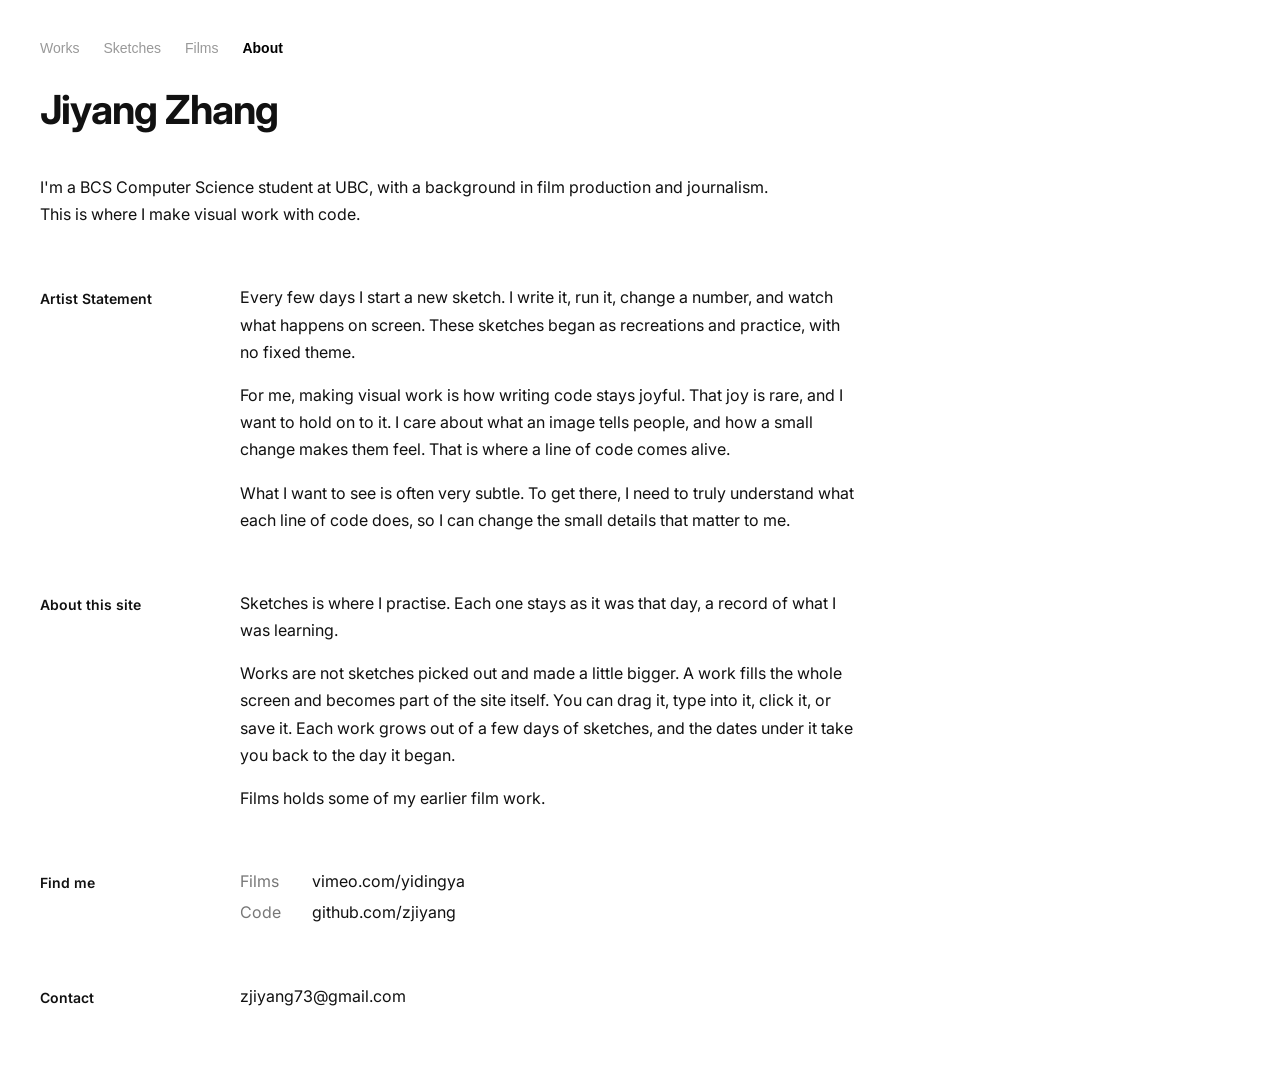
<file: docs/about/index.html>
<!DOCTYPE html>
<html lang="en">
<head>
  <meta charset="utf-8">
  <meta name="viewport" content="width=device-width, initial-scale=1">
  <title>About · Jiyang Zhang</title>
  <link rel="stylesheet" href="../css/base.css">
  <link rel="stylesheet" href="../css/nav.css">
  <link rel="stylesheet" href="../css/about.css">
</head>
<body>
  <nav class="site-nav">
    <a href="../">Works</a>
    <a href="../sketches/">Sketches</a>
    <a href="../films/">Films</a>
    <a href="./" aria-current="page">About</a>
  </nav>

  <main class="about">
    <h1>Jiyang Zhang</h1>

    <p class="intro">I'm a BCS Computer Science student at UBC, with a background in film production and journalism.<br> This is where I make visual work with code.</p>

    <h2>Artist Statement</h2>

    <p>Every few days I start a new sketch. I write it, run it, change a number, and watch what happens on screen. These sketches began as recreations and practice, with no fixed theme.</p>

    <p>For me, making visual work is how writing code stays joyful. That joy is rare, and I want to hold on to it. I care about what an image tells people, and how a small change makes them feel. That is where a line of code comes alive.</p>

    <p>What I want to see is often very subtle. To get there, I need to truly understand what each line of code does, so I can change the small details that matter to me.</p>

    <h2>About this site</h2>

    <p>Sketches is where I practise. Each one stays as it was that day, a record of what I was learning.</p>

    <p>Works are not sketches picked out and made a little bigger. A work fills the whole screen and becomes part of the site itself. You can drag it, type into it, click it, or save it. Each work grows out of a few days of sketches, and the dates under it take you back to the day it began.</p>

    <p>Films holds some of my earlier film work.</p>

    <h2>Find me</h2>

    <p class="find-me"><span class="find-label">Films</span><a href="https://vimeo.com/yidingya">vimeo.com/yidingya</a></p>
    <p class="find-me"><span class="find-label">Code</span><a href="https://github.com/zjiyang">github.com/zjiyang</a></p>

    <h2>Contact</h2>

    <p><a href="mailto:zjiyang73@gmail.com">zjiyang73@gmail.com</a></p>
  </main>
</body>
</html>
</file>
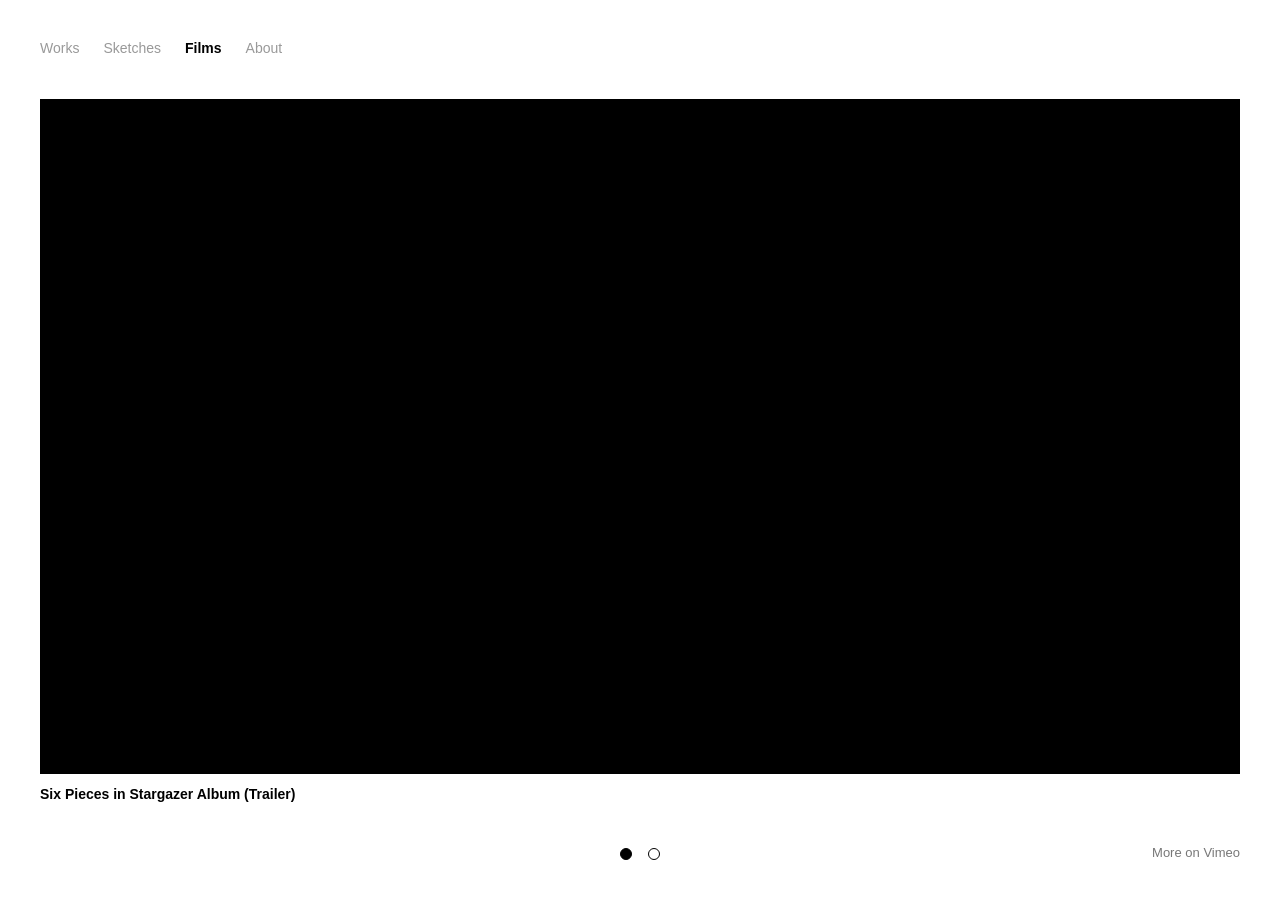
<file: docs/films/index.html>
<!DOCTYPE html>
<html lang="en">
<head>
  <meta charset="utf-8">
  <meta name="viewport" content="width=device-width, initial-scale=1">
  <title>Films · Jiyang Zhang</title>
  <link rel="stylesheet" href="../css/base.css">
  <link rel="stylesheet" href="../css/nav.css">
  <link rel="stylesheet" href="../css/films.css">
</head>
<body class="films-page">
  <nav class="site-nav">
    <a href="../">Works</a>
    <a href="../sketches/">Sketches</a>
    <a href="./" aria-current="page">Films</a>
    <a href="../about/">About</a>
  </nav>

  <main class="films">
    <!-- One film at a time, in the middle of the screen. js/films.js fills it in. -->
    <figure class="film">
      <div class="film-video">
        <iframe id="film-player"
                allow="autoplay; fullscreen; picture-in-picture; clipboard-write; encrypted-media; web-share"
                referrerpolicy="strict-origin-when-cross-origin"></iframe>
      </div>
      <figcaption id="film-title"></figcaption>
    </figure>
  </main>

  <!-- One dot per film; js/films.js makes the buttons -->
  <div class="film-dots" id="film-dots" role="group" aria-label="Choose a film"></div>

  <p class="more">More on <a href="https://vimeo.com/yidingya">Vimeo</a></p>

  <script type="module" src="../js/films.js"></script>
</body>
</html>
</file>
<file: docs/css/base.css>
/* base.css
   Base styles shared by every page: remove the browser's default margin
   and set the font for the whole site. Every page links this file first. */

/* Inter, from Google Fonts: 400 regular, 500 medium, 600 semibold, 700 bold.
   Only the About text uses it (see about.css); the rest of the site uses the browser's sans-serif.
   @import must be the first rule in the file. */
@import url('https://fonts.googleapis.com/css2?family=Inter:wght@400;500;600;700&display=swap');

body {
  margin: 0;
  padding: 40px;
  font-family: sans-serif;            /* the browser's sans-serif (Helvetica on a Mac) */
}

/* Buttons and input boxes don't take the page's font by default (an old browser rule);
   make them use the same font as everything else */
button,
input {
  font: inherit;
}

/* Links everywhere: the same color as the text around them, no underline */
a {
  color: inherit;
  text-decoration: none;
}
</file>
<file: docs/css/nav.css>
/* nav.css
   Styles for the top navigation (Works / Sketches / Films / About).
   Shared by every page. */

.site-nav {
  display: flex;
  gap: 24px;
  margin-bottom: 32px;
  font-size: 14px;
}

.site-nav a {
  color: #999;
  text-decoration: none;
}

.site-nav a:hover {
  color: black;
}

/* the link of the page you are on (aria-current="page") */
.site-nav a[aria-current] {
  color: black;
  font-weight: 600;
}
</file>
<file: docs/css/about.css>
/* about.css
   Styles for the About page, in a minimal Swiss style:
   - one sans-serif font, hierarchy from size, weight and space only
   - a two-column grid: section titles on the left, text on the right
   - text left-aligned, never centered */

/* ---------- Type scale ----------
   Each size is about 1.25 times the one below it:
   13px (small) → 16px (body) → 20px (h2) → 40px (h1, a big jump on purpose) */

.about {
  font-family: 'Inter', sans-serif;   /* the About text uses Inter; the nav keeps the site font */
  display: grid;
  grid-template-columns: 160px minmax(0, 62ch);   /* left: titles, right: text */
  column-gap: 40px;
  color: #111;                 /* near-black: softer than pure black on white */
  font-size: 16px;
  line-height: 1.7;            /* body text: about 1.5 to 1.7 times the font size */
}

/* ---------- Name: the one big title ---------- */

.about h1 {
  grid-column: 1 / -1;         /* spans both columns */
  margin: 0 0 12px;            /* the introduction sits right under the name */
  font-size: 40px;
  font-weight: 700;
  line-height: 1.1;            /* big titles: tight line height */
  letter-spacing: -0.02em;     /* big titles: slightly tighter letters */
}

/* ---------- The one-line introduction, right under the name, across both columns ---------- */

.about .intro {
  grid-column: 1 / -1;
  margin: 30px 0 56px;            /* close to the name above, big space before the next section */
}

/* ---------- Section titles sit in the left column ---------- */

.about h2 {
  grid-column: 1;
  margin: 0;
  padding-top: 3px;            /* line up with the first line of text on the right */
  font-size: 14px;
  font-weight: 600;
  line-height: 1.7;
}

/* ---------- Text sits in the right column ---------- */

.about p {
  grid-column: 2;
  margin: 0 0 16px;
}

/* more space before each new section than inside it */
.about p:has(+ h2) {
  margin-bottom: 56px;
}

/* ---------- Links: no underline (see base.css); they fade a little under the mouse ---------- */

.about a:hover {
  opacity: 0.6;
}

/* ---------- Find me: "Films  vimeo.com/…" lines, labels lined up ---------- */

.about .find-me {
  margin-bottom: 4px;          /* the lines sit close together, like one list */
}

/* the last line before the next section still gets the big gap */
.about .find-me:has(+ h2) {
  margin-bottom: 56px;
}

.find-label {
  display: inline-block;
  width: 4.5em;                /* same width for every label, so the links line up */
  color: #777;
}

/* ---------- Narrow screens: one column ---------- */

@media (max-width: 700px) {
  .about {
    grid-template-columns: minmax(0, 1fr);
  }

  .about h2,
  .about p {
    grid-column: 1;
  }

  .about h2 {
    margin-bottom: 4px;
  }
}
</file>
<file: docs/css/films.css>
/* films.css
   Styles for the Films page: one film in the middle of the screen,
   dots at the bottom to switch, like the Works page but on white. */

/* the page is exactly one screen: nav at the top, the film fills the rest */
.films-page {
  height: 100vh;
  box-sizing: border-box;
  display: flex;
  flex-direction: column;
  overflow: hidden;
}

.films-page .site-nav {
  flex: none;
}

/* the space under the nav; the film sits in its middle */
.films {
  flex: 1;
  display: grid;
  place-items: center;         /* center in both directions */
  min-height: 0;
  padding-bottom: 48px;        /* leave room for the dots */
}

.film {
  margin: 0;                   /* <figure> has a default margin */
}

/* The video keeps 16:9, as big as fits:
   at most 1200px wide, not wider than the window, and not taller than the space left
   (220px = nav, caption, dots and the page padding) */
.film-video {
  width: min(1200px, calc(100vw - 80px), calc((100vh - 220px) * 16 / 9));
  aspect-ratio: 16 / 9;
  background: black;           /* shows while the video loads */
}

.film-video iframe {
  display: block;
  width: 100%;
  height: 100%;
  border: 0;
}

.film figcaption {
  margin-top: 12px;
  font-size: 14px;
  font-weight: 600;
}

/* ---------- Dots: one per film ---------- */

.film-dots {
  position: fixed;
  left: 50%;
  bottom: 40px;
  display: flex;
  gap: 16px;
  transform: translateX(-50%);   /* move left by half its own width, so it sits in the middle */
}

.dot {
  width: 12px;
  height: 12px;
  padding: 0;
  border: 1px solid black;
  border-radius: 50%;
  background: transparent;
  cursor: pointer;
}

.dot:hover,
.dot[aria-current] {
  background: black;             /* the film you are watching is filled */
}

/* ---------- "More on Vimeo", bottom right ---------- */

.more {
  position: fixed;
  right: 40px;
  bottom: 40px;
  margin: 0;
  font-size: 13px;
  color: #777;
}

.more a:hover {
  opacity: 0.6;                /* no underline (see base.css); fades a little under the mouse */
}
</file>
